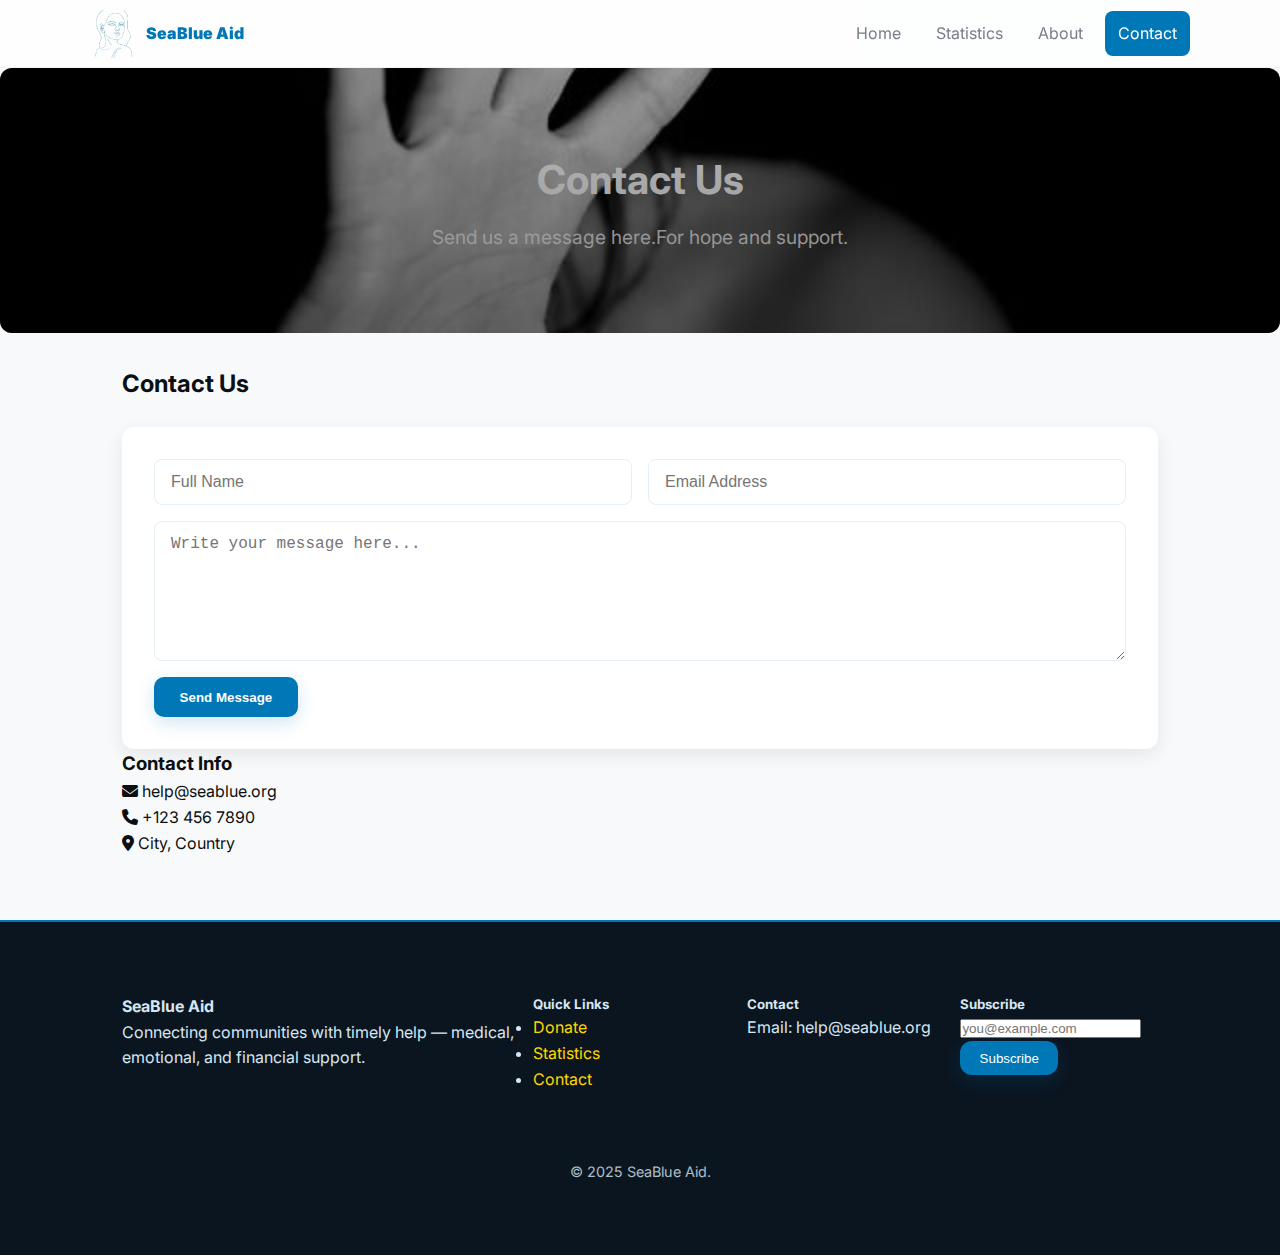
<file: contact.html>
<!doctype html>
<html lang="en">
<head>
  <meta charset="utf-8" />
  <meta name="viewport" content="width=device-width,initial-scale=1" />
  <title>Contact — SeaBlue Aid
</title>
  <link href="https://cdnjs.cloudflare.com/ajax/libs/font-awesome/6.5.0/css/all.min.css" rel="stylesheet">
  <link href="https://fonts.googleapis.com/css2?family=Inter:wght@300;400;600;700&display=swap" rel="stylesheet">
  <link rel="stylesheet" href="style.css">
</head>
<body class="page-bg">

  <!-- HEADER -->
  <header class="site-header">
    <div class="container header-inner">
      <a class="brand" href="index.html"><img src="logo.png" class="logo">SeaBlue Aid
</a>
      <nav class="nav" id="mainNav">
        <a href="index.html" class="nav-link">Home</a>
        <a href="statistics.html" class="nav-link">Statistics</a>
        <a href="about.html" class="nav-link">About</a>
        <a href="contact.html" class="nav-link active">Contact</a>
      </nav>
      <button class="menu-toggle" id="menuToggle"><i class="fas fa-bars"></i></button>
    </div>
  </header>

  <!-- MAIN -->
  <main>
    <section class="hero" style="background-image:url('page-bg.jpg')">
     <h1>Contact Us</h1>
      <p>Send us a message here.For hope and support.</p>
    </section>

    <section class="contact-section container">
  <h2>Contact Us</h2>
  
  <form class="contact-form">
    <div class="form-row">
      <input type="text" placeholder="Full Name" required>
      <input type="email" placeholder="Email Address" required>
    </div>
    <div class="form-row">
      <textarea placeholder="Write your message here..." required></textarea>
    </div>
    <button type="submit" class="btn primary">Send Message</button>
  </form>

  <div class="contact-info">
    <h3>Contact Info</h3>
    <p><i class="fas fa-envelope"></i> help@seablue.org</p>
    <p><i class="fas fa-phone"></i> +123 456 7890</p>
    <p><i class="fas fa-map-marker-alt"></i> City, Country</p>
  </div>
</section>

  </main>

  <!-- FOOTER -->
  <footer class="site-footer">
    <div class="container footer-grid">
      <div class="footer-about">
        <h4>SeaBlue Aid</h4>
        <p>Connecting communities with timely help — medical, emotional, and financial support.</p>
      </div>
      <div class="footer-links">
        <h5>Quick Links</h5>
       
          <li><a href="donation.html">Donate</a></li>
          <li><a href="statistics.html">Statistics</a></li>
          <li><a href="contact.html">Contact</a></li>
        
      </div>
      <div class="footer-contact">
        <h5>Contact</h5>
        <p>Email: help@seablue.org</p>
      </div>
      <div class="footer-newsletter">
        <h5>Subscribe</h5>
        <form onsubmit="return false;"><input type="email" placeholder="you@example.com"><button class="btn primary">Subscribe</button></form>
      </div>
    </div>
    <div class="site-credit container">© 2025 SeaBlue Aid.</div>
  </footer>

  <script src="script.js"></script>
</body>
</html>
</file>
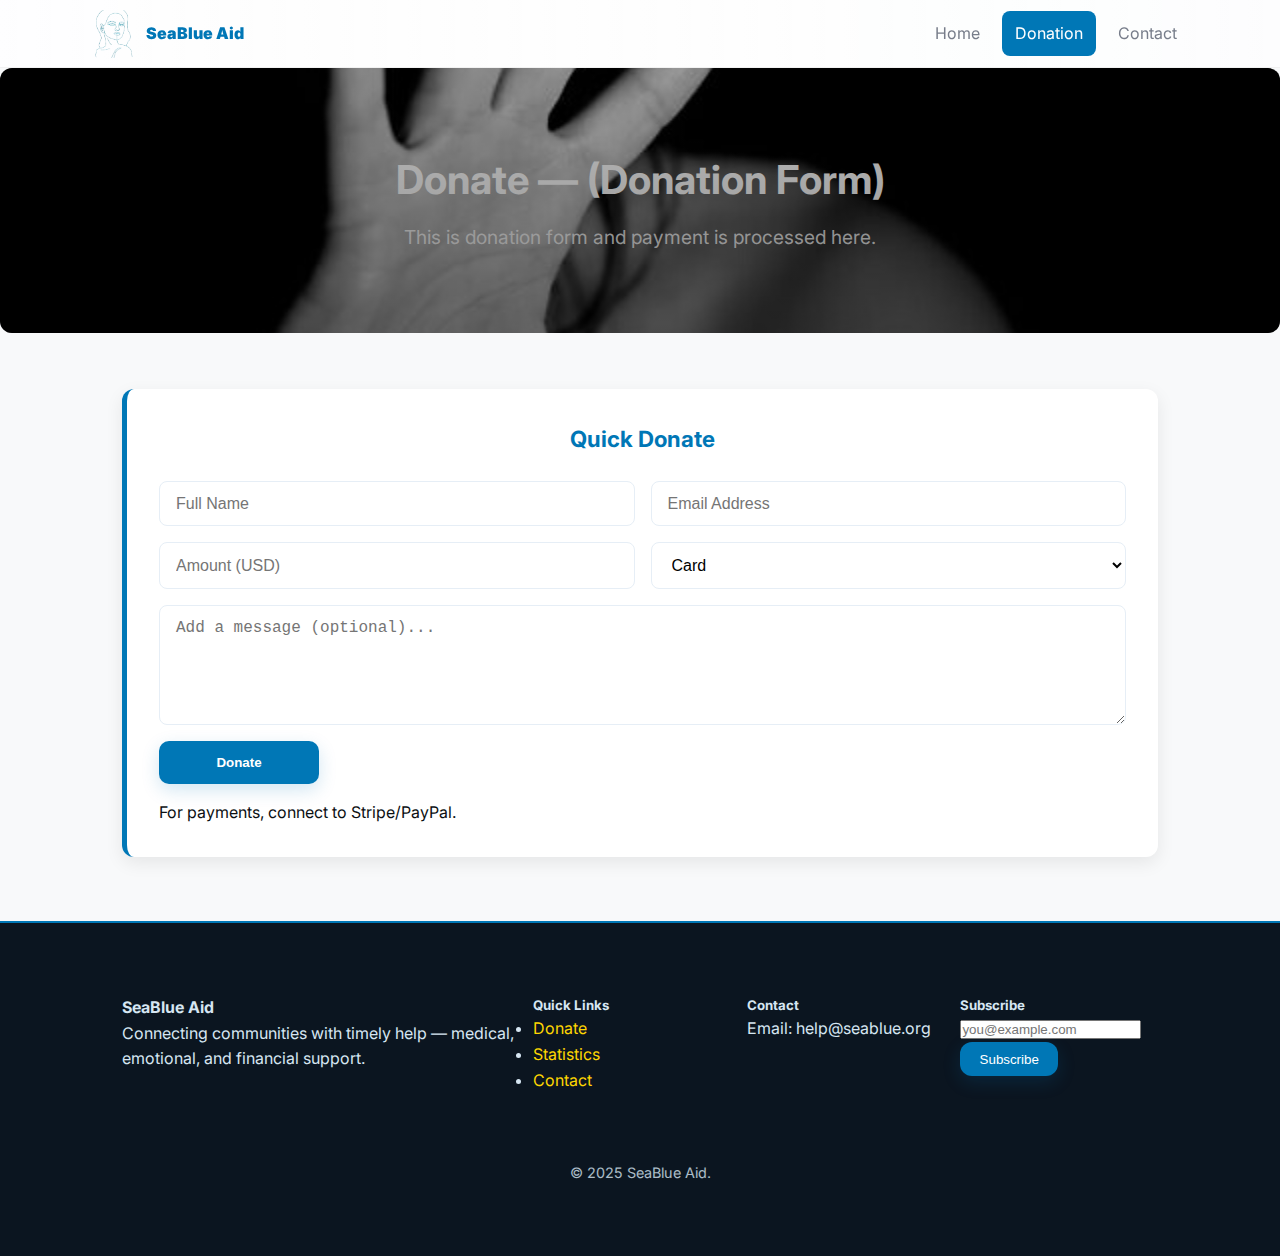
<file: donation.html>
<!doctype html>
<html lang="en">
<head>
  <meta charset="utf-8" />
  <meta name="viewport" content="width=device-width,initial-scale=1" />
  <title>Donation — SeaBlue Aid
</title>
  <link href="https://cdnjs.cloudflare.com/ajax/libs/font-awesome/6.5.0/css/all.min.css" rel="stylesheet">
  <link href="https://fonts.googleapis.com/css2?family=Inter:wght@300;400;600;700&display=swap" rel="stylesheet">
  <link rel="stylesheet" href="style.css">
</head>
<body class="page-bg">

  <!-- HEADER -->
  <header class="site-header">
    <div class="container header-inner">
      <a class="brand" href="index.html"><img src="logo.png" class="logo">SeaBlue Aid
</a>
      <nav class="nav" id="mainNav">
        <a href="index.html" class="nav-link">Home</a>
        <a href="donation.html" class="nav-link active">Donation</a>
        <a href="contact.html" class="nav-link">Contact</a>
      </nav>
      <button class="menu-toggle" id="menuToggle"><i class="fas fa-bars"></i></button>
    </div>
  </header>

 <main>
  <section class="hero" style="background-image:url('page-bg.jpg')">
    <h1>Donate — (Donation Form)</h1>
    <p>This is donation form and payment is processed here.</p>
  </section>

  <section class="container form-wrap">
    <form class="donation-form" onsubmit="return false;">
      <h2>Quick Donate</h2>

      <!-- Row 1: Name + Email -->
      <div class="form-row">
        <input type="text" name="fullname" placeholder="Full Name" required>
        <input type="email" name="email" placeholder="Email Address" required>
      </div>

      <!-- Row 2: Amount + Method -->
      <div class="form-row">
        <input type="number" name="amount" min="1" placeholder="Amount (USD)" required>
        <select name="method">
          <option value="card">Card </option>
          <option value="bank">Bank Transfer </option>
          <option value="cash">Cash</option>
        </select>
      </div>

      <!-- Row 3: Message -->
      <div class="form-row">
        <textarea name="msg" placeholder="Add a message (optional)..."></textarea>
      </div>

      <!-- Row 4: Buttons -->
      <div class="form-row">
        <button class="btn primary" type="submit">Donate </button>
        <button class="btn ghost" type="reset">Reset</button>
      </div>

    <p> For payments, connect to Stripe/PayPal.</p>
    </form>
  </section>
</main>

  <footer class="site-footer">
    <div class="container footer-grid">
      <div class="footer-about">
        <h4>SeaBlue Aid</h4>
        <p>Connecting communities with timely help — medical, emotional, and financial support.</p>
      </div>
       <div class="footer-links">
        <h5>Quick Links</h5>
       
          <li><a href="donation.html">Donate</a></li>
          <li><a href="statistics.html">Statistics</a></li>
          <li><a href="contact.html">Contact</a></li>
        
      </div>
      <div class="footer-contact">
        <h5>Contact</h5>
        <p>Email: help@seablue.org</p>
      </div>
      <div class="footer-newsletter">
        <h5>Subscribe</h5>
        <form onsubmit="return false;"><input type="email" placeholder="you@example.com"><button class="btn primary">Subscribe</button></form>
      </div>
    </div>
    <div class="site-credit container">© 2025 SeaBlue Aid.</div>
  </footer>

  <script src="script.js"></script>
</body>
</html>
</file>
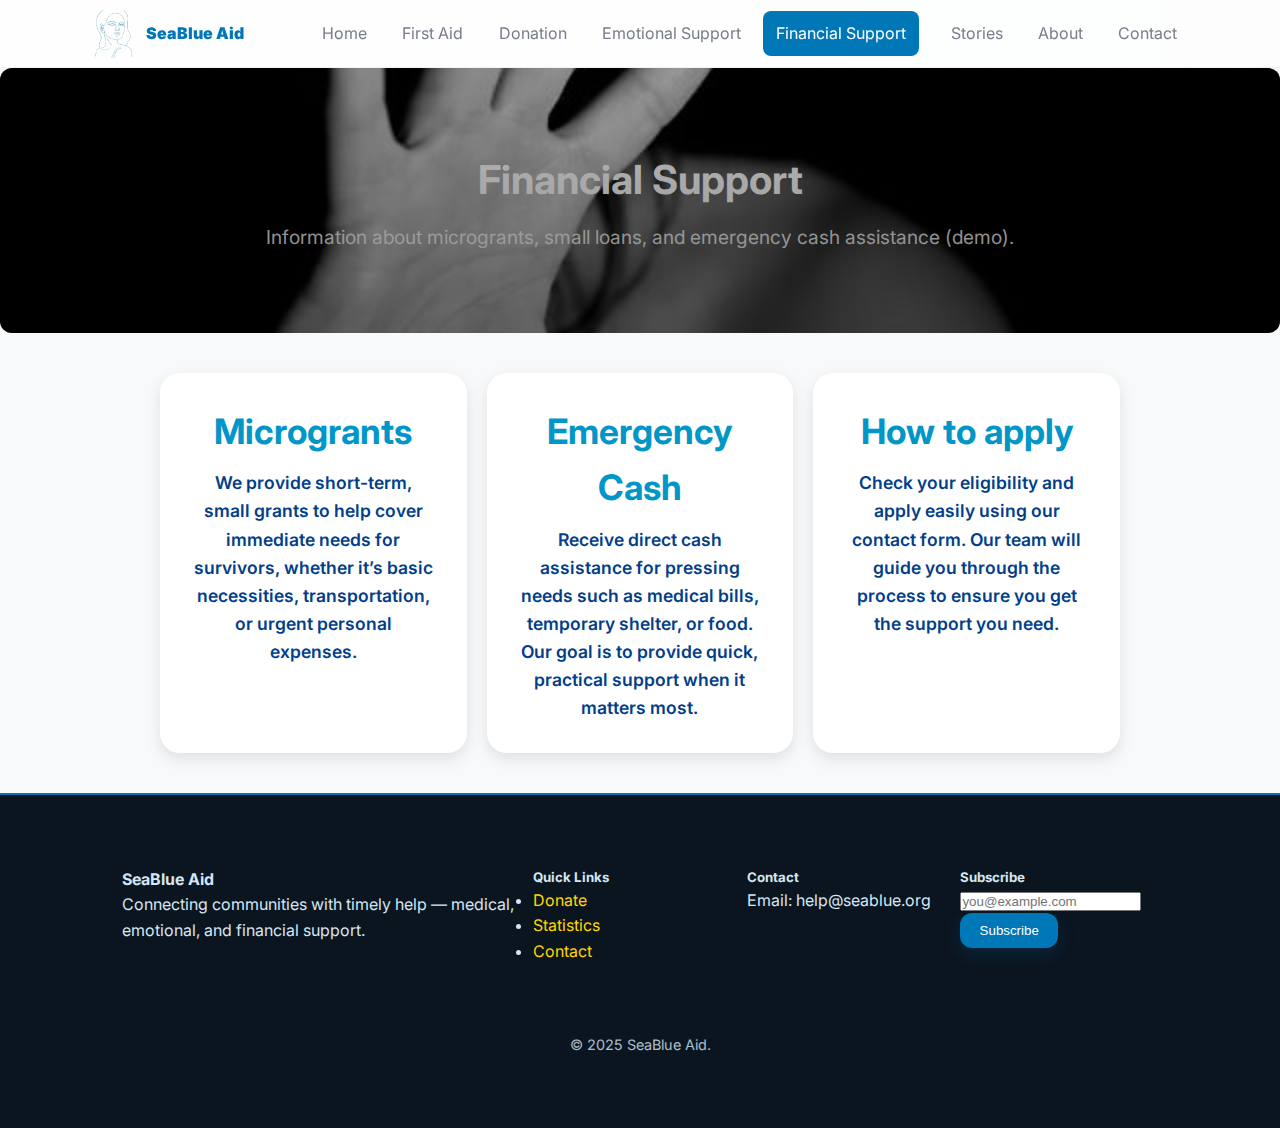
<file: financial-support.html>
<!doctype html>
<html lang="en">
<head>
  <meta charset="utf-8" />
  <meta name="viewport" content="width=device-width,initial-scale=1" />
  <title>Financial Support — SeaBlue Aid
</title>
  <link href="https://cdnjs.cloudflare.com/ajax/libs/font-awesome/6.5.0/css/all.min.css" rel="stylesheet">
  <link href="https://fonts.googleapis.com/css2?family=Inter:wght@300;400;600;700&display=swap" rel="stylesheet">
  <link rel="stylesheet" href="style.css">
</head>
<body class="page-bg">

  <!-- HEADER -->
  <header class="site-header">
    <div class="container header-inner">
      <a class="brand" href="index.html"><img src="logo.png" class="logo">SeaBlue Aid
</a>
      <nav class="nav" id="mainNav">
        <a href="index.html" class="nav-link">Home</a>
        <a href="first-aid.html" class="nav-link">First Aid</a>
        <a href="donation.html" class="nav-link">Donation</a>
        <a href="emotional-support.html" class="nav-link">Emotional Support</a>
        <a href="financial-support.html" class="nav-link active">Financial Support<a>
         <a href="stories.html" class="nav-link">Stories</a>
        <a href="about.html" class="nav-link">About</a>
        <a href="contact.html" class="nav-link">Contact</a>
      </nav>
      <button class="menu-toggle" id="menuToggle"><i class="fas fa-bars"></i></button>
    </div>
  </header>

  <!-- MAIN -->
  <main>
   <section class="hero" style="background-image:url('page-bg.jpg')">
      <h1>Financial Support</h1>
      <p>Information about microgrants, small loans, and emergency cash assistance (demo).</p>
    </section>

    <section class="container fs-grid">
      <article class="fs-card">
        <h3>Microgrants</h3>
        <p>We provide short-term, small grants to help cover immediate needs for survivors, whether it’s basic necessities, transportation, or urgent personal expenses.</p>
      </article>
      <article class="fs-card">
        <h3>Emergency Cash</h3>
        <p>Receive direct cash assistance for pressing needs such as medical bills, temporary shelter, or food. Our goal is to provide quick, practical support when it matters most.</p>
      </article>
      <article class="fs-card">
        <h3>How to apply</h3>
        <p>Check your eligibility and apply easily using our contact form. Our team will guide you through the process to ensure you get the support you need.    
        </p>
      </article>
    </section>
  </main>

  <!-- FOOTER -->
  <footer class="site-footer">
    <div class="container footer-grid">
      <div class="footer-about">
        <h4>SeaBlue Aid</h4>
        <p>Connecting communities with timely help — medical, emotional, and financial support.</p>
      </div>
      <div class="footer-links">
        <h5>Quick Links</h5>
       
          <li><a href="donation.html">Donate</a></li>
          <li><a href="statistics.html">Statistics</a></li>
          <li><a href="contact.html">Contact</a></li>
        
      </div>
      <div class="footer-contact">
        <h5>Contact</h5>
        <p>Email: help@seablue.org</p>
      </div>
      <div class="footer-newsletter">
        <h5>Subscribe</h5>
        <form onsubmit="return false;"><input type="email" placeholder="you@example.com"><button class="btn primary">Subscribe</button></form>
      </div>
    </div>
    <div class="site-credit container">© 2025 SeaBlue Aid.</div>
  </footer>

  <script src="script.js"></script>
</body>
</html>
</file>
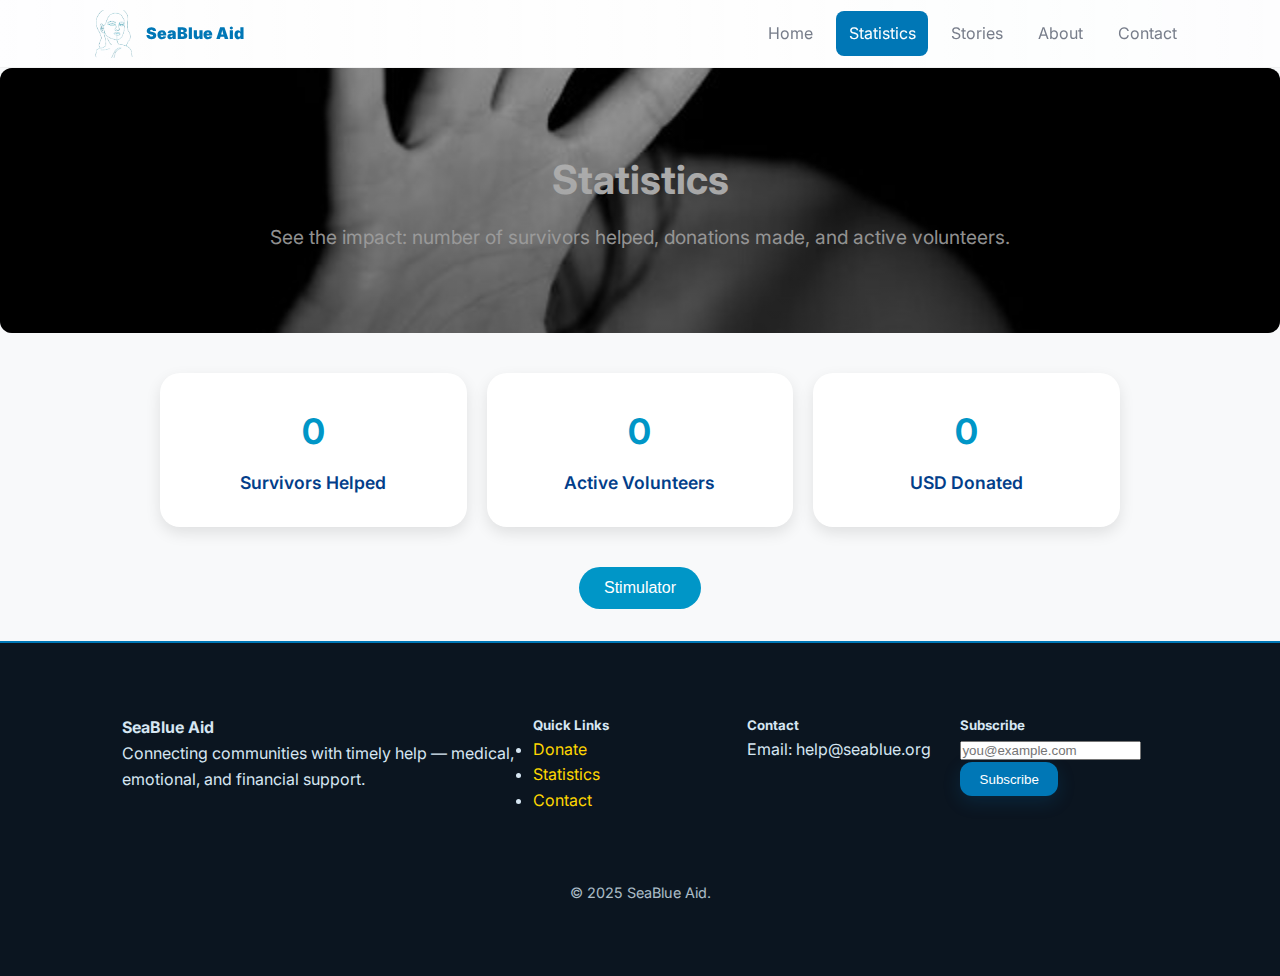
<file: statistics.html>
<!doctype html>
<html lang="en">
<head>
  <meta charset="utf-8" />
  <meta name="viewport" content="width=device-width,initial-scale=1" />
  <title>Statistics — SeaBlue Aid</title>
  <link href="https://cdnjs.cloudflare.com/ajax/libs/font-awesome/6.5.0/css/all.min.css" rel="stylesheet">
  <link href="https://fonts.googleapis.com/css2?family=Inter:wght@300;400;600;700&display=swap" rel="stylesheet">
  <link rel="stylesheet" href="style.css">
</head>
<body>

  <!-- HEADER -->
  <header class="site-header">
    <div class="container header-inner">
      <a class="brand" href="index.html"><img src="logo.png" class="logo">SeaBlue Aid</a>
      <nav class="nav" id="mainNav">
        <a href="index.html" class="nav-link">Home</a>
        <a href="statistics.html" class="nav-link active">Statistics</a>
         <a href="stories.html" class="nav-link">Stories</a>
        <a href="about.html" class="nav-link">About</a>
        <a href="contact.html" class="nav-link">Contact</a>
      </nav>
      <button class="menu-toggle" id="menuToggle"><i class="fas fa-bars"></i></button>
    </div>
  </header>

  <!-- MAIN -->
  <main>
    <!-- Hero Section -->
    <section class="hero" style="background-image:url('page-bg.jpg')">
      <h1>Statistics</h1>
      <p>See the impact: number of survivors helped, donations made, and active volunteers.</p>
    </section>

    <!-- Statistics Section -->
    <section class="container fs-grid">
      <article class="fs-card">
        <h3 data-target="150">0</h3>
        <p>Survivors Helped</p>
      </article>
      <article class="fs-card">
        <h3 data-target="60">0</h3>
        <p>Active Volunteers</p>
      </article>
      <article class="fs-card">
        <h3 data-target="8000">0</h3>
        <p>USD Donated</p>
      </article>
    </section>

    <!-- Stimulator Button -->
    <div class="stats-button">
      <button id="stimulateStats">Stimulator</button>
    </div>
  </main>

  <!-- FOOTER -->
  <footer class="site-footer">
    <div class="container footer-grid">
      <div class="footer-about">
        <h4>SeaBlue Aid</h4>
        <p>Connecting communities with timely help — medical, emotional, and financial support.</p>
      </div>
      <div class="footer-links">
        <h5>Quick Links</h5>
        
          <li><a href="donation.html">Donate</a></li>
          <li><a href="statistics.html">Statistics</a></li>
          <li><a href="contact.html">Contact</a></li>
    
      </div>
      <div class="footer-contact">
        <h5>Contact</h5>
        <p>Email: help@seablue.org</p>
      </div>
      <div class="footer-newsletter">
        <h5>Subscribe</h5>
        <form onsubmit="return false;">
          <input type="email" placeholder="you@example.com">
          <button class="btn primary">Subscribe</button>
        </form>
      </div>
    </div>
    <div class="site-credit container">© 2025 SeaBlue Aid.</div>
  </footer>

  <!-- JavaScript -->
  <script src="script.js"></script>
</body>
</html>
</file>
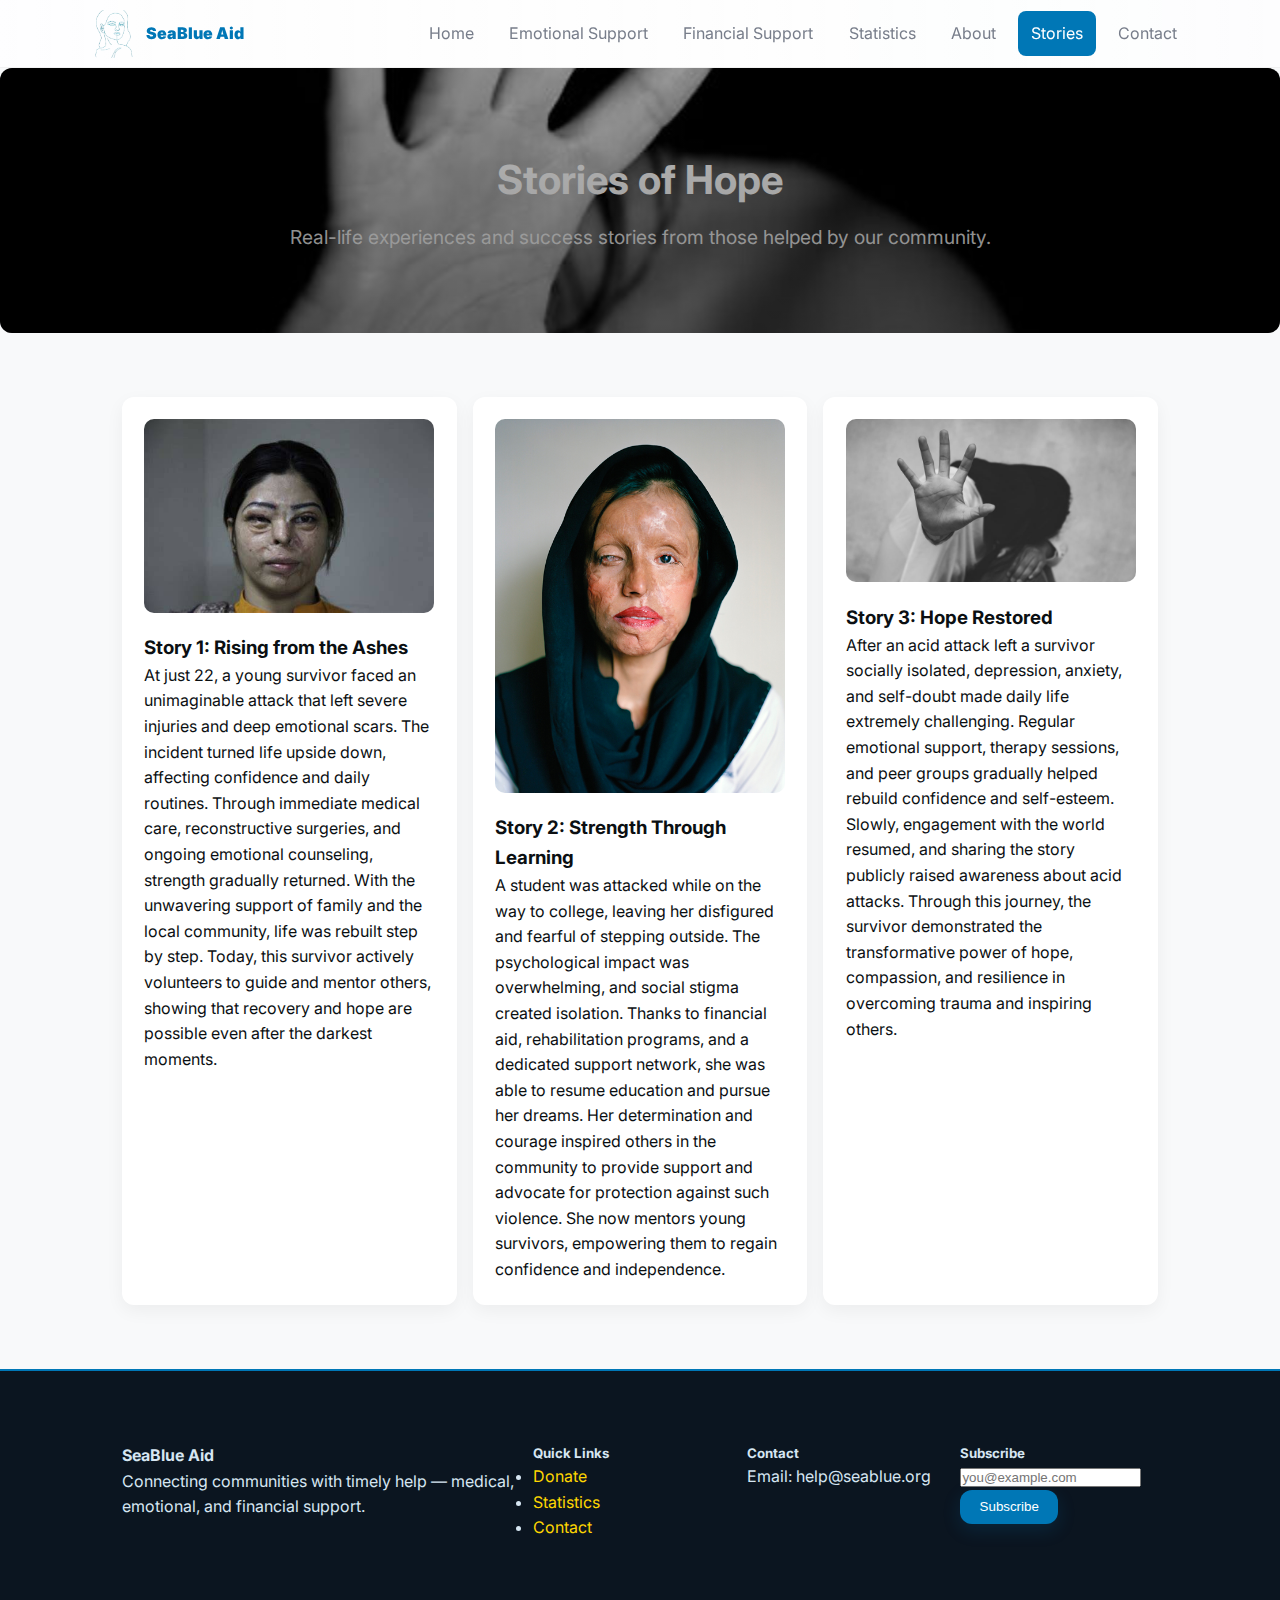
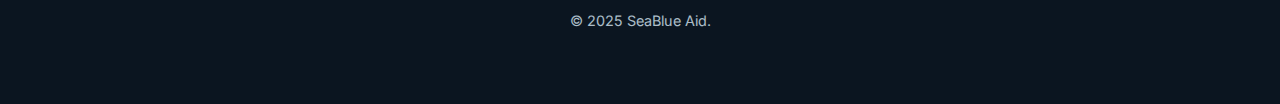
<file: stories.html>
<!doctype html>
<html lang="en">
<head>
  <meta charset="utf-8" />
  <meta name="viewport" content="width=device-width,initial-scale=1" />
  <title>Stories — SeaBlue Aid
</title>
  <link href="https://cdnjs.cloudflare.com/ajax/libs/font-awesome/6.5.0/css/all.min.css" rel="stylesheet">
  <link href="https://fonts.googleapis.com/css2?family=Inter:wght@300;400;600;700&display=swap" rel="stylesheet">
  <link rel="stylesheet" href="style.css">
</head>
<body class="page-bg">

  <!-- HEADER -->
  <header class="site-header">
    <div class="container header-inner">
      <a class="brand" href="index.html"><img src="logo.png" class="logo">SeaBlue Aid
</a>
      <nav class="nav" id="mainNav">
        <a href="index.html" class="nav-link">Home</a>
        <a href="emotional-support.html" class="nav-link">Emotional Support</a>
        <a href="financial-support.html" class="nav-link">Financial Support</a>
        <a href="statistics.html" class="nav-link">Statistics</a>
        <a href="about.html" class="nav-link">About</a>
        <a href="stories.html" class="nav-link active">Stories</a>
        <a href="contact.html" class="nav-link">Contact</a>
      </nav>
      <button class="menu-toggle" id="menuToggle"><i class="fas fa-bars"></i></button>
    </div>
  </header>

  <!-- MAIN -->
  <main>
   <section class="hero" style="background-image:url('page-bg.jpg')">
      <h1>Stories of Hope</h1>
      <p>Real-life experiences and success stories from those helped by our community.</p>
    </section>

    <section class="container stories-grid">
      <div class="story-card">
        <img src="1story.jpeg" alt="Story 1">
        <h3>Story 1: Rising from the Ashes</h3>
        <p>At just 22, a young survivor faced an unimaginable attack that left severe injuries and deep emotional scars. The incident turned life upside down, affecting confidence and daily routines. Through immediate medical care, reconstructive surgeries, and ongoing emotional counseling, strength gradually returned. With the unwavering support of family and the local community, life was rebuilt step by step. Today, this survivor actively volunteers to guide and mentor others, showing that recovery and hope are possible even after the darkest moments.</p>
      </div>
      <div class="story-card">
        <img src="2.jpg" alt="Story 2">
        <h3>Story 2: Strength Through Learning</h3>
        <p>A student was attacked while on the way to college, leaving her disfigured and fearful of stepping outside. The psychological impact was overwhelming, and social stigma created isolation. Thanks to financial aid, rehabilitation programs, and a dedicated support network, she was able to resume education and pursue her dreams. Her determination and courage inspired others in the community to provide support and advocate for protection against such violence. She now mentors young survivors, empowering them to regain confidence and independence.</p>
      </div>
      <div class="story-card">
        <img src="3.jpg" alt="Story 3">
        <h3>Story 3: Hope Restored</h3>
        <p>After an acid attack left a survivor socially isolated, depression, anxiety, and self-doubt made daily life extremely challenging. Regular emotional support, therapy sessions, and peer groups gradually helped rebuild confidence and self-esteem. Slowly, engagement with the world resumed, and sharing the story publicly raised awareness about acid attacks. Through this journey, the survivor demonstrated the transformative power of hope, compassion, and resilience in overcoming trauma and inspiring others.</p>
      </div>
      <!-- Add more story cards as needed -->
    </section>
  </main>

  <!-- FOOTER -->
  <footer class="site-footer">
    <div class="container footer-grid">
      <div class="footer-about">
        <h4>SeaBlue Aid</h4>
        <p>Connecting communities with timely help — medical, emotional, and financial support.</p>
      </div>
      <div class="footer-links">
        <h5>Quick Links</h5>
       
          <li><a href="donation.html">Donate</a></li>
          <li><a href="statistics.html">Statistics</a></li>
          <li><a href="contact.html">Contact</a></li>
        
      </div>
      <div class="footer-contact">
        <h5>Contact</h5>
        <p>Email: help@seablue.org</p>
      </div>
      <div class="footer-newsletter">
        <h5>Subscribe</h5>
        <form onsubmit="return false;"><input type="email" placeholder="you@example.com"><button class="btn primary">Subscribe</button></form>
      </div>
    </div>
    <div class="site-credit container">© 2025 SeaBlue Aid.</div>
  </footer>

  <script src="script.js"></script>
</body>
</html>
</file>
<file: style.css>
:root {
  --sea: #0077b6;        /* main blue */
  --sea-light: #0096c7;
  --grey: #6b7280eb;
  --bg: #f6f8fbc4;
  --card: #ffffff;
  --glass: rgba(255, 255, 255, 0.508);
  --font: 'Inter', system-ui, Arial, sans-serif;
}

/* Reset */
* { box-sizing: border-box; margin:0; padding:0; }
body {
  font-family: var(--font);
  background: var(--bg);
  color: #0b0f12;
  line-height: 1.6;
}
.container { max-width: 1100px; margin: 0 auto; padding: 2rem; }

/* Header */
.site-header {
  background: linear-gradient(90deg, rgba(255,255,255,0.85), rgba(255,255,255,0.7));
  backdrop-filter: blur(6px);
  position: sticky;
  top: 0;
  z-index: 100;
  border-bottom: 1px solid rgba(11,15,18,0.05);
}
.header-inner { display: flex; justify-content: space-between; align-items: center; padding: 0.6rem 0; }
.brand {
  font-weight: 1000; color: var(--sea); text-decoration: none;
  display: flex; align-items: center; gap: 8px;
}
.brand .logo { height: 48px; width: 48px; border-radius: 10px; object-fit: cover; }
.nav { display: flex; gap: 0.6rem; align-items: center; transition: 0.3s; }
.nav-link {
  padding: 0.6rem 0.8rem;
  color: var(--grey);
  text-decoration: none;
  border-radius: 8px;
  transition: 0.2s;
}
.nav-link.active, .nav-link:hover {
  color: #fff;
  background: var(--sea);
}
.menu-toggle { display: none; font-size: 1.4rem; background: none; border: 0; cursor: pointer; }

/* Hero */
.hero, .page-hero {
  padding: 6rem 0;
  color: #fff;
  background-size: cover;
  background-position: center;
  position: relative;
  border-radius: 12px;
  overflow: hidden;
}
.hero::after, .page-hero::after {
  content: "";
  position: absolute;
  inset: 0;
  background: linear-gradient(180deg, rgba(0,0,0,0.25), rgba(0,0,0,0.45));
  z-index: 1;
}
.hero-inner, .page-hero h1, .page-hero p {
  position: relative;
  z-index: 2;
}
.hero h1, .page-hero h1 { font-size: 2.5rem; margin-bottom: 0.5rem; animation: fadeInDown 1s ease forwards; }
.hero p, .page-hero p { color: rgba(255,255,255,0.92); animation: fadeInUp 1s 0.5s ease forwards; }
@keyframes fadeInDown { from { opacity:0; transform: translateY(-20px);} to {opacity:1; transform: translateY(0);} }
@keyframes fadeInUp { from { opacity:0; transform: translateY(20px);} to {opacity:1; transform: translateY(0);} }

/* Buttons */
.btn {
  display: inline-block; padding: 0.6rem 1.2rem; border-radius: 12px;
  text-decoration: none; border: 0; cursor: pointer; transition: 0.3s;
}
.btn.primary {
  background: var(--sea);
  color: #fff;
  box-shadow: 0 6px 18px rgba(0,118,182,0.18);
}
.btn.primary:hover { background: var(--sea-light); transform: translateY(-2px); }
.btn.ghost {
  background: transparent; border: 1px solid rgba(255,255,255,0.18); color: #fff;
}
.btn.ghost:hover { background: var(--sea); color:#fff; transform: translateY(-2px); }

/* Grid sections */
.overview, .fa-grid, .support-grid, .fs-grid, .about-grid, .stories-grid {
  display: grid;
  grid-template-columns: repeat(3,1fr);
  gap: 1rem;
  margin-top: 2rem;
}
.card, .fa-card, .support-card, .fs-card, .about-card, .story-card {
  background: var(--card);
  padding: 1.4rem;
  border-radius: 12px;
  box-shadow: 0 6px 18px rgba(11,15,18,0.05);
  transition: transform 0.3s, box-shadow 0.3s;
}
.card:hover, .fa-card:hover, .support-card:hover, .fs-card:hover, .about-card:hover, .story-card:hover {
  transform: translateY(-6px);
  box-shadow: 0 10px 24px rgba(11,15,18,0.15);
}/* Card container */


/* Hover effect */
.card:hover {
  transform: translateY(-5px); /* small lift */
  box-shadow: 0 12px 24px rgba(0,0,0,0.25); /* stronger shadow */
}

/* Card headings */
.card h2 {
  margin-top: 0;
  font-size: 1.5rem;
  border-bottom: 2px solid rgba(255,255,255,0.3);
  padding-bottom: 8px;
}

/* Links inside cards */
/* Quick Links - list style */
.card.quick-links ul {
  list-style: none;       /* remove default bullets */
  padding: 0;
  margin: 0;
  display: flex;          /* horizontal layout */
  gap: 15px;              /* space between links */
  flex-wrap: wrap;        /* wrap if screen small */
}

.card.quick-links ul {
  list-style: none;      /* remove bullets */
  padding: 0;
  margin: 0;
  display: flex;         /* make list items inline */
  gap: 10px;             /* space between links */
}

.card.quick-links {
  padding: 20px;
  background: #f0f8ff; /* soft card background */
  border-radius: 12px;
  box-shadow: 0 4px 12px rgba(0,0,0,0.1);
  max-width: 400px;
}

.card.quick-links h2 {
  margin-bottom: 12px;
  font-family: 'Segoe UI', sans-serif;
  color: #023e8a;
}

.card.quick-links ul {
  list-style: none;
  padding: 0;
  margin: 0;
  display: flex;        /* horizontal layout */
  gap: 15px;            /* space between links */
}

.card.quick-links ul li a {
  position: relative;   /* needed for sliding underline */
  color: #0096c7;
  text-decoration: none;
  font-weight: 600;
  padding: 6px 10px;
  border-radius: 8px;
  transition: all 0.3s ease;
}

.card.quick-links ul li a::after {
  content: '';
  position: absolute;
  left: 0;
  bottom: 0;
  height: 2px;
  width: 0;
  background-color: #0077b6;
  border-radius: 2px;
  transition: width 0.3s ease;
}

.card.quick-links ul li a:hover {
  color: #0077b6;
  background: rgba(0,150,199,0.1);
}

.card.quick-links ul li a:hover::after {
  width: 100%;          /* sliding underline on hover */
}





/* Make links inline */
.card p {
  display: flex;
  flex-wrap: wrap;
  align-items: center;
  gap: 5px;
  font-size: 1rem;
}

.story-card img { width: 100%; border-radius: 10px; margin-bottom: 0.8rem; }

/* Forms - Improved */
.contact-form, .donation-form {
  background: var(--card);
  padding: 2rem;
  border-radius: 12px;
  box-shadow: 0 6px 18px rgba(11,15,18,0.08);
  margin-top: 1.5rem;
}

.contact-form h2, .donation-form h2 {
  margin-bottom: 1rem;
  color: var(--sea);
  font-size: 1.4rem;
}

.form-row {
  display: flex;
  gap: 1rem;
  margin-bottom: 1rem;
  flex-wrap: wrap;
}

.form-row input,
.form-row textarea,
.contact-form input,
.contact-form textarea,
.donation-form input,
.donation-form select,
.donation-form textarea {
  flex: 1;
  padding: 0.8rem 1rem;
  border: 1px solid #e6eef6;
  border-radius: 8px;
  font-size: 1rem;
  background: #fff;
  transition: 0.3s;
}

textarea {
  min-height: 140px;
  resize: vertical;
}

input:focus,
textarea:focus,
select:focus {
  border-color: var(--sea);
  box-shadow: 0 0 6px rgba(0,118,182,0.25);
  outline: none;
}

.contact-form button,
.donation-form button {
  background: var(--sea);
  color: #fff;
  border: none;
  padding: 0.8rem 1.6rem;
  border-radius: 10px;
  cursor: pointer;
  font-weight: 600;
  transition: 0.3s;
}
.donation-form {
  background: var(--card);
  padding: 2rem;
  border-radius: 12px;
  box-shadow: 0 6px 18px rgba(11,15,18,0.08);
  border-left: 5px solid var(--sea);
}

.donation-form h2 {
  text-align: center;
  margin-bottom: 1.5rem;
  color: var(--sea);
}

.donation-form .form-row {
  display: flex;
  gap: 1rem;
  margin-bottom: 1rem;
  flex-wrap: wrap;
}

.donation-form input,
.donation-form select,
.donation-form textarea {
  flex: 1;
  padding: 0.8rem 1rem;
  border: 1px solid #e6eef6;
  border-radius: 8px;
  font-size: 1rem;
  background: #fff;
  transition: 0.3s;
}

.donation-form textarea {
  min-height: 120px;
  resize: vertical;
}

.donation-form input:focus,
.donation-form select:focus,
.donation-form textarea:focus {
  border-color: var(--sea);
  box-shadow: 0 0 6px rgba(0,118,182,0.25);
  outline: none;
}

.donation-form .btn {
  flex: initial;
  min-width: 160px;
}

.contact-form button:hover,
.donation-form button:hover {
  background: var(--sea-light);
  transform: translateY(-2px);
}
:root {
  --primary: #0096c7;
  --secondary: #023e8a;
  --light: #f8f9fa;
  --dark: #212529;
}

body {
  font-family: 'Inter', sans-serif;
  background: var(--light);
  margin: 0;
  padding: 0;
  line-height: 1.6;
}

/* Hero */
.hero {
  background-size: cover;
  background-position: center;
  text-align: center;
  padding: 80px 20px;
  color: white;
}
.hero h1 {
  font-size: 2.5rem;
  margin-bottom: 10px;
}
.hero p {
  font-size: 1.2rem;
}

/* Statistics Grid */
.container.fs-grid {
  display: grid;
  grid-template-columns: repeat(auto-fit, minmax(220px, 1fr));
  gap: 20px;
  margin: 40px auto;
  max-width: 1000px;
  padding: 0 20px;
}

.fs-card {
  background: white;
  padding: 30px;
  text-align: center;
  border-radius: 20px;
  box-shadow: 0 6px 15px rgba(0, 0, 0, 0.1);
  transition: transform 0.3s ease, box-shadow 0.3s ease;
}

.fs-card:hover {
  transform: translateY(-8px);
  box-shadow: 0 10px 20px rgba(0, 0, 0, 0.15);
}

.fs-card h3 {
  font-size: 2.2rem;
  color: var(--primary);
  margin-bottom: 10px;
}

.fs-card p {
  font-size: 1.1rem;
  color: var(--secondary);
  font-weight: 600;
}

/* Stimulator Button */
.stats-button {
  text-align: center;
  margin: 30px 0;
}

#stimulateStats {
  background: var(--primary);
  color: white;
  border: none;
  padding: 12px 25px;
  font-size: 1rem;
  border-radius: 30px;
  cursor: pointer;
  transition: background 0.3s ease, transform 0.2s ease;
}

#stimulateStats:hover {
  background: var(--secondary);
  transform: scale(1.05);
}

/* Footer */
.site-footer {
  background: var(--dark);
  color: white;
  padding: 40px 20px;
}

.footer-grid {
  display: grid;
  grid-template-columns: repeat(auto-fit, minmax(220px, 1fr));
  gap: 20px;
  margin-bottom: 20px;
}

.footer-links ul {
  list-style: none;
  padding: 0;
}

.footer-links a {
  color: white;
  text-decoration: none;
}

.footer-links a:hover {
  text-decoration: underline;
}

.site-credit {
  text-align: center;
  font-size: 0.9rem;
}

/* Footer */
.site-footer {
  background: #0b1520; color: #d6e6f2; padding: 2.5rem 0; margin-top: 2rem;
  border-top: 2px solid var(--sea);
}
/* Footer Quick Links */
footer .quick-links ul {
  list-style: none;
  padding: 0;
  margin: 0;
  display: flex;        /* horizontal layout */
  gap: 15px;
}

/* Footer Quick Links - horizontal */
.footer-links ul {
  list-style: none;      /* remove bullets */
  padding: 0;
  margin: 0;
  display: flex;         /* makes items inline */
  gap: 20px;             /* space between links */
}

/* Quick Links */
.footer-links ul {
  list-style: none;      /* remove bullets */
  padding: 0;
  margin: 0;
  display: flex;         /* horizontal layout */
  gap: 20px;             /* space between links */
}

.footer-links li a {
  color: #FFD700;        /* gold */
  text-decoration: none;
  transition: color 0.3s ease;
}

.footer-links li a:hover {
  color: #ffffff;        /* white on hover */
}

.footer-grid { display: grid; grid-template-columns: 2fr 1fr 1fr 1fr; gap: 1rem; }
.footer-about p.small, .site-credit { opacity: 0.8; }
.site-credit { padding-top:1rem; text-align:center; font-size:0.9rem; }
.socials a {
  font-size: 28px;      /* size of icons */
  margin-right: 15px;
  transition: transform 0.3s ease;
}

/* Individual brand colors */
.socials a[aria-label="Twitter"] i {
  color: #1DA1F2;       /* Twitter blue */
}

.socials a[aria-label="Facebook"] i {
  color: #1877F2;       /* Facebook blue */
}

.socials a[aria-label="Instagram"] i {
  color: #C13584;       /* Instagram pink/purple */
}

/* Optional: hover effect - slightly enlarge on hover */
.socials a:hover i {
  transform: scale(1.2);
}


/* Responsive */
@media(max-width:900px){
  .overview, .fa-grid, .support-grid, .fs-grid, .about-grid, .stories-grid { grid-template-columns:1fr; }
  .nav { display:none; flex-direction:column; gap:0; position:absolute; top:64px; left:0; right:0; background: var(--bg); padding:1rem; border-top:1px solid rgba(11,15,18,0.05); }
  .nav.open { display:flex; }
  .menu-toggle { display:block; }
}
</file>
